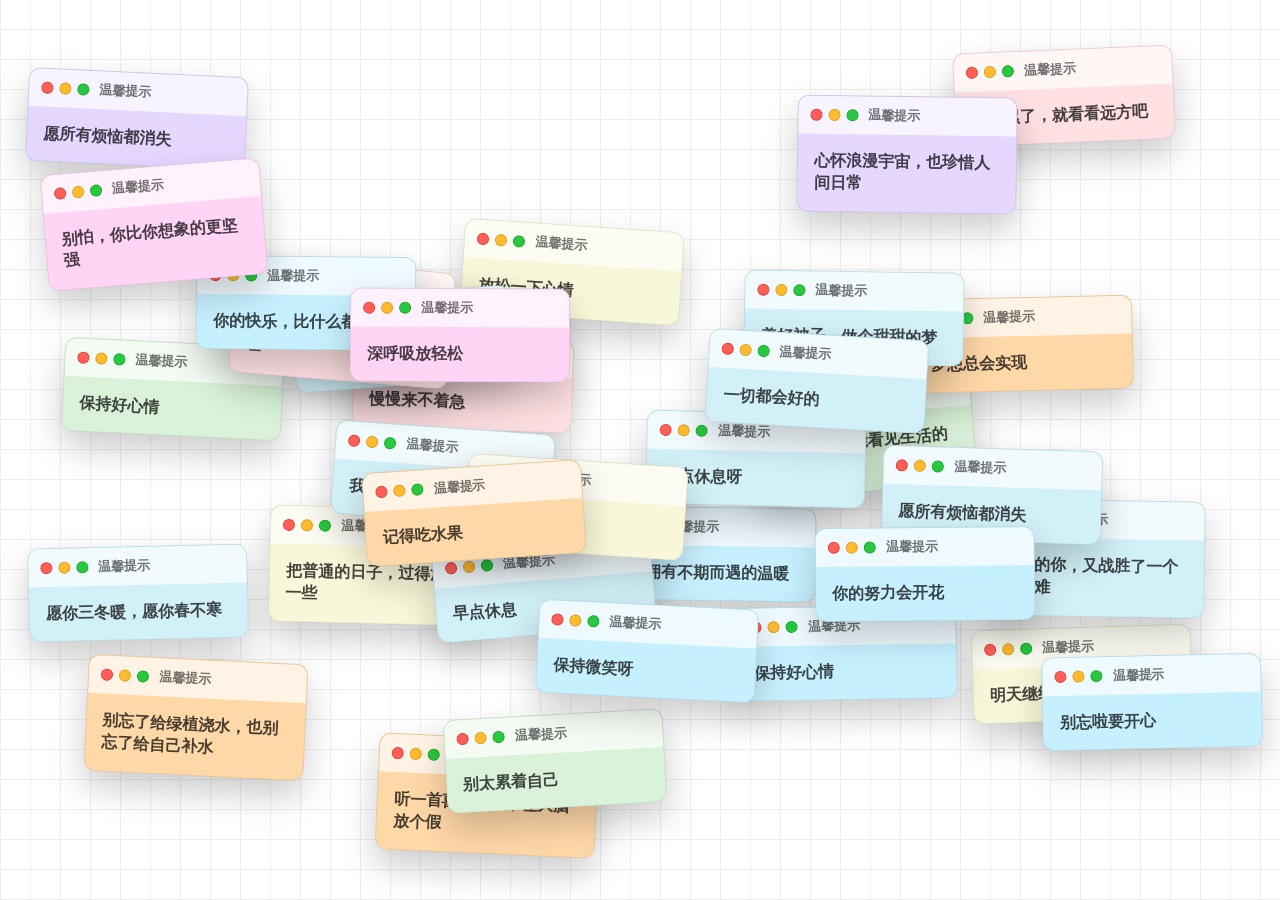
<file: pages/stickyNoteWall.html>
<!DOCTYPE html>
<html lang="zh-CN">
	<head>
		<meta charset="UTF-8" />
		<meta name="viewport" content="width=device-width, initial-scale=1.0" />
		<title>便签墙</title>
		<style>
			* {
				box-sizing: border-box;
				margin: 0;
				padding: 0;
			}

			body {
				font-family: -apple-system, BlinkMacSystemFont, 'Segoe UI', sans-serif;
				background-image: linear-gradient(0deg, #eee 1px, transparent 0),
					linear-gradient(90deg, #eee 1px, transparent 0);
				background-size: 30px 30px;
				color: #333;
				min-height: 100dvh;
				overflow: hidden;
			}

			body.is-mobile {
				overflow-y: auto;
			}

			#board {
				position: relative;
				width: 100vw;
				height: 100dvh;
				overflow: hidden;
			}

			body.is-mobile #board {
				height: auto;
				min-height: 100dvh;
			}

			.card {
				position: absolute;
				width: 220px;
				border-radius: 12px;
				box-shadow: 0 16px 35px rgba(0, 0, 0, 0.2);
				background: #fff;
				border: 1px solid rgba(0, 0, 0, 0.08);
				overflow: hidden;
				opacity: 0;
				transform-origin: center;
				transition: transform 0.35s ease, opacity 0.35s ease, left 0.35s ease,
					top 0.35s ease, width 0.35s ease, height 0.35s ease,
					border-radius 0.35s ease;
			}

			.card.dragging {
				transition: none;
				box-shadow: 0 22px 45px rgba(0, 0, 0, 0.35);
			}

			.card.maximized {
				box-shadow: 0 28px 60px rgba(0, 0, 0, 0.4);
			}

			.card-header {
				display: flex;
				align-items: center;
				justify-content: space-between;
				padding: 10px 12px;
				background: rgba(255, 255, 255, 0.7);
				cursor: grab;
				user-select: none;
				touch-action: pan-y;
			}

			.card-header.dragging {
				cursor: grabbing;
			}

			.window-controls {
				display: flex;
				align-items: center;
				gap: 6px;
			}

			.window-controls .control {
				position: relative;
				width: 12px;
				height: 12px;
				border-radius: 50%;
				border: 1px solid rgba(0, 0, 0, 0.08);
				background: #ccc;
				cursor: pointer;
				outline: none;
				padding: 0;
				display: inline-flex;
				align-items: center;
				justify-content: center;
			}

			.window-controls .control.close {
				background: #ff5f57;
				border-color: #e0443e;
			}

			.window-controls .control.minimize {
				background: #febb2e;
				border-color: #dea123;
			}

			.window-controls .control.maximize {
				background: #28c840;
				border-color: #1aab2c;
			}

			.window-controls .control::after {
				content: '';
				position: absolute;
				top: 50%;
				left: 50%;
				transform: translate(-50%, -50%);
				opacity: 0;
				transition: opacity 0.2s ease;
			}

			.card-header:hover .window-controls .control::after {
				opacity: 0.8;
			}

			.window-controls .control.close::after {
				content: '×';
				width: auto;
				height: auto;
				background: none;
				font-size: 10px;
				line-height: 1;
				font-weight: 700;
				color: rgba(0, 0, 0, 0.7);
			}

			.window-controls .control.minimize::after {
				width: 6px;
				height: 2px;
				background: rgba(0, 0, 0, 0.6);
			}

			.window-controls .control.maximize::after {
				width: 6px;
				height: 6px;
				background: linear-gradient(
					45deg,
					rgba(0, 0, 0, 0.6) 0%,
					rgba(0, 0, 0, 0.6) 45%,
					transparent 45%,
					transparent 55%,
					rgba(0, 0, 0, 0.6) 55%,
					rgba(0, 0, 0, 0.6) 100%
				);
			}

			.card-title {
				font-size: 13px;
				font-weight: 600;
				color: rgba(0, 0, 0, 0.55);
				padding-left: 10px;
				flex: 1;
			}

			.card-body {
				padding: 16px;
				font-size: 16px;
				line-height: 1.4;
				font-weight: 600;
				color: rgba(0, 0, 0, 0.72);
			}

			@media (max-width: 768px) {
				.card {
					width: 180px;
					border-radius: 10px;
				}

				.card-body {
					padding: 14px;
					font-size: 14px;
				}

				.card-title {
					font-size: 12px;
				}
			}
		</style>
	</head>
	<body>
		<div id="board"></div>

		<script>
			const board = document.getElementById('board')
			const messages = [
				'保持好心情',
				'多喝水哦',
				'今天辛苦啦',
				'早点休息',
				'记得吃水果',
				'加油，你可以的',
				'祝你顺利',
				'保持微笑呀',
				'愿所有烦恼都消失',
				'期待下一次见面',
				'梦想总会实现',
				'天气冷了，多穿衣服',
				'记得给自己放松',
				'每天都要元气满满',
				'今天也要好好爱自己',
				'适当休息一下',
                '早点休息呀',
                '记得要微笑',
                '别太累着自己',
                '今天也很棒呢',
                '要好好吃饭哦',
                '给自己点个赞',
                '放松一下心情',
                '相信你可以的',
                '一切都会好的',
                '明天继续加油',
                '记得按时吃饭',
                '别忘啦要开心',
                '深呼吸放轻松',
                '你是最独特的',
                '保持内心温暖',
                '小憩一会也好',
                '进步在于坚持',
                '今天感谢自己',
                '阳光正好呢',
                '喝杯热茶暖暖',
                '慢慢来不着急',
                '一切顺利呀',
                '简单就很美好',
                '新的一天加油',
                '记得抬头看天',
                '你的努力会开花',
                '照顾好自己呀',
                '世界因你美丽',
                '眼睛累了，就看看远方吧',
                '坐久了，记得起来活动一下',
                '按时吃饭，是对胃最大的温柔',
                '热水泡个脚，能卸下一身的疲惫',
                '听一首喜欢的歌，让大脑放个假',
                '阳光很好，出去走走吧',
                '别忘了给绿植浇水，也别忘了给自己补水',
                '深呼吸，把烦恼都呼出去',
                '盖好被子，做个甜甜的梦',
                '你的健康，是爱你的人最大的心愿',
                '你已经做得很好了',
                '慢慢来，比较快',
                '每一次努力，都在积蓄光芒',
                '别怕，你比你想象的更坚强',
                '今天的你，又战胜了一个小困难',
                '偶尔的失误，是为了下次更完美',
                '你正在成为更好的自己',
                '你的存在，本身就是一件美好的事',
                '跨过这个坎，前方是坦途',
                '我相信你',
                '奖励自己一块小蛋糕吧，今天辛苦了',
                '你的快乐，比什么都重要',
                '不想做的事，可以勇敢说“不”',
                '遵从自己的内心，过自己想要的生活',
                '你值得世界上所有美好的事物',
                '对自己温柔一点，你也是第一次做自己',
                '买一束花，取悦一下自己',
                '你的感受，值得被认真对待',
                '独处的时光，也可以是滋养的',
                '爱自己，是终身浪漫的开始',
                '愿你被这个世界温柔以待',
                '今天会有好事发生',
                '一切都会如愿以偿',
                '祝你拥有不期而遇的温暖',
                '愿你三冬暖，愿你春不寒',
                '未来的你，一定会感谢现在的自己',
                '我们都在，陪你一起',
                '明天，又是崭新的一天',
                '愿你所有等待，都不被辜负',
                '平安喜乐，万事胜意',
                '生活虽有风雨，但你是自己的彩虹',
                '把今天的烦恼打包，扔进夕阳里',
                '像孩子一样，对世界保持好奇',
                '慢下来，才能看见生活的美',
                '心怀浪漫宇宙，也珍惜人间日常',
                '今天的不开心就到此为止吧',
                '愿你眼中有光，心中有爱',
                '把普通的日子，过得浪漫一些',
                '你简单，世界就是童话',
                '万物皆有裂痕，那是光照进来的地方'
			]

			const colors = [
				'#ffe0e3',
				'#c7f0ff',
				'#ffd8a8',
				'#d9f2d9',
				'#e5d7ff',
				'#f9f7d9',
				'#d2f0f8',
				'#ffd4f5'
			]

			const cardStates = new WeakMap()
			// Reserve a very high层级给全屏卡片，避免被后续元素覆盖
			const MAXIMIZED_LAYER = 1000000
			let activeMaximizedCard = null
			let isMobile =
				window.matchMedia('(pointer: coarse)').matches ||
				window.innerWidth <= 768
			const maxCards = isMobile ? 120 : 180 // 限制 DOM 节点数量，减轻移动端压力
			const initialCardCount = isMobile ? 18 : 30
			const spawnInterval = isMobile ? 700 : 400
			let zIndexCursor = 200

			document.body.classList.toggle('is-mobile', isMobile)

			function randomFrom(array) {
				return array[Math.floor(Math.random() * array.length)]
			}

			function clamp(value, min, max) {
				return Math.min(Math.max(value, min), max)
			}

			function applyTransform(card, state) {
				const scale = state.scale ?? 1
				const translateX = state.translateX ?? 0
				const translateY = state.translateY ?? 0
				const angle = state.angle ?? 0
				card.style.transform = `translate(${translateX}px, ${translateY}px) scale(${scale}) rotate(${angle}deg)`
			}

			function bringToFront(card) {
				if (card === activeMaximizedCard) {
					card.style.zIndex = MAXIMIZED_LAYER
					return
				}

				zIndexCursor += 1
				if (activeMaximizedCard && zIndexCursor >= MAXIMIZED_LAYER) {
					zIndexCursor = MAXIMIZED_LAYER - 1
				}

				card.style.zIndex = zIndexCursor
			}

			function setupCardInteractions(card) {
				const header = card.querySelector('.card-header')
				const closeBtn = card.querySelector('.control.close')
				const minimizeBtn = card.querySelector('.control.minimize')
				const maximizeBtn = card.querySelector('.control.maximize')

				closeBtn.addEventListener('click', event => {
					event.stopPropagation()
					closeCard(card)
				})

				minimizeBtn.addEventListener('click', event => {
					event.stopPropagation()
					minimizeCard(card)
				})

				maximizeBtn.addEventListener('click', event => {
					event.stopPropagation()
					toggleMaximize(card)
				})

				header.addEventListener('pointerdown', event => {
					if (event.pointerType === 'touch') return
					startDrag(event, card)
				})

				card.addEventListener('pointerdown', () => {
					bringToFront(card)
				})

				header.addEventListener('dblclick', event => {
					if (!event.target.closest('.control')) {
						toggleMaximize(card)
					}
				})
			}

			function closeCard(card) {
				const state = cardStates.get(card)
				if (!state || state.closing) return
				if (card === activeMaximizedCard) {
					activeMaximizedCard = null
				}
				state.closing = true
				state.scale = 0.1
				card.style.opacity = '0'
				applyTransform(card, state)

				const handleTransitionEnd = event => {
					if (event.propertyName === 'opacity') {
						card.removeEventListener('transitionend', handleTransitionEnd)
						card.remove()
					}
				}

				card.addEventListener('transitionend', handleTransitionEnd)
			}

			function minimizeCard(card) {
				const state = cardStates.get(card)
				if (!state || state.closing) return

				// 最小化动画：缩小并淡出到底部，结束时移除节点释放内存
				const runMinimize = () => {
					state.closing = true
					bringToFront(card)
					const bottom = Math.max(window.innerHeight - 24, 0)
					const targetLeft = clamp(
						state.left,
						16,
						Math.max(window.innerWidth - card.offsetWidth - 16, 16)
					)

					state.left = targetLeft
					state.top = bottom
					state.scale = 0.1
					state.angle = 0
					card.style.left = `${targetLeft}px`
					card.style.top = `${bottom}px`
					card.style.opacity = '0.35'
					applyTransform(card, state)

					const handleTransitionEnd = event => {
						if (event.propertyName === 'transform') {
							card.removeEventListener('transitionend', handleTransitionEnd)
							card.remove()
						}
					}

					card.addEventListener('transitionend', handleTransitionEnd)
				}

				if (state.maximized) {
					activeMaximizedCard = null
					state.maximized = false
					card.classList.remove('maximized')
					card.style.borderRadius = '12px'
					state.left = 0
					state.top = 0
					state.scale = 1
					state.angle = 0
					applyTransform(card, state)

					requestAnimationFrame(() => {
						requestAnimationFrame(runMinimize)
					})
					return
				}

				runMinimize()
			}

			function toggleMaximize(card) {
				const state = cardStates.get(card)
				if (!state || state.closing) return

				if (state.maximized) {
					restoreFromMaximize(card, state)
				} else {
					maximizeCard(card, state)
				}
			}

			function maximizeCard(card, state) {
				state.beforeMaximize = {
					left: state.left,
					top: state.top,
					scale: state.scale ?? 1,
					width: card.offsetWidth,
					height: card.offsetHeight,
					angle: state.angle ?? 0
				}

				card.classList.add('maximized')
				card.style.left = '0px'
				card.style.top = '0px'
				card.style.width = `${window.innerWidth}px`
				card.style.height = `${window.innerHeight}px`
				card.style.borderRadius = '0'

				state.left = 0
				state.top = 0
				state.scale = 1
				state.angle = 0
				applyTransform(card, state)
				activeMaximizedCard = card
				bringToFront(card)
				state.maximized = true
			}

			function restoreFromMaximize(card, state) {
				const previous = state.beforeMaximize
				if (!previous) return

				card.classList.remove('maximized')
				card.style.left = `${previous.left}px`
				card.style.top = `${previous.top}px`
				card.style.width = `${previous.width}px`
				card.style.height = `${previous.height}px`
				card.style.borderRadius = '12px'

				state.left = previous.left
				state.top = previous.top
				state.scale = previous.scale ?? 1
				state.angle = previous.angle ?? state.angle ?? 0
				applyTransform(card, state)
				state.maximized = false
				if (activeMaximizedCard === card) {
					activeMaximizedCard = null
				}
				bringToFront(card)
				state.lastPosition = { left: state.left, top: state.top }

				setTimeout(() => {
					if (!state.maximized) {
						card.style.width = ''
						card.style.height = ''
						state.width = card.offsetWidth
						state.height = card.offsetHeight
					}
				}, 360)
			}

			function startDrag(event, card) {
				const control = event.target.closest('.control')
				if (control) return

				const state = cardStates.get(card)
				if (!state || state.closing || state.maximized) return

				// 鼠标拖拽使用 rAF 节流，避免频繁触发布局计算
				event.preventDefault()
				bringToFront(card)

				const header = card.querySelector('.card-header')
				card.classList.add('dragging')
				header.classList.add('dragging')

				state.dragging = true
				state.dragOffsetX = event.clientX - state.left
				state.dragOffsetY = event.clientY - state.top

				let dragFrame = null
				let pendingLeft = state.left
				let pendingTop = state.top

				const commitDrag = () => {
					dragFrame = null
					const maxLeft = Math.max(window.innerWidth - card.offsetWidth, 0)
					const maxTop = Math.max(window.innerHeight - card.offsetHeight, 0)
					state.left = clamp(pendingLeft, -card.offsetWidth * 0.4, maxLeft)
					state.top = clamp(pendingTop, -card.offsetHeight * 0.4, maxTop)
					card.style.left = `${state.left}px`
					card.style.top = `${state.top}px`
				}

				const handlePointerMove = moveEvent => {
					if (!state.dragging) return

					pendingLeft = moveEvent.clientX - state.dragOffsetX
					pendingTop = moveEvent.clientY - state.dragOffsetY
					if (dragFrame === null) {
						dragFrame = requestAnimationFrame(commitDrag)
					}
				}

				const handlePointerUp = () => {
					state.dragging = false
					state.lastPosition = { left: state.left, top: state.top }
					card.classList.remove('dragging')
					header.classList.remove('dragging')
					if (dragFrame !== null) {
						cancelAnimationFrame(dragFrame)
						commitDrag()
					}
					document.removeEventListener('pointermove', handlePointerMove)
					document.removeEventListener('pointerup', handlePointerUp)
				}

				document.addEventListener('pointermove', handlePointerMove)
				document.addEventListener('pointerup', handlePointerUp)
			}

			function createCard() {
				const card = document.createElement('div')
				card.className = 'card'

				const color = randomFrom(colors)
				const angleRange = isMobile ? 6 : 10
				const angle = (Math.random() - 0.5) * angleRange
				const cardWidth = isMobile ? 180 : 220
				const cardHeight = isMobile ? 130 : 140
				const horizontalMargin = isMobile ? 12 : 16
				const verticalMargin = isMobile ? 12 : 20
				const left =
					horizontalMargin +
					Math.random() *
						Math.max(window.innerWidth - cardWidth - horizontalMargin * 2, 0)
				const top =
					verticalMargin +
					Math.random() *
						Math.max(window.innerHeight - cardHeight - verticalMargin * 2, 0)

				card.style.background = color
				card.style.left = `${left}px`
				card.style.top = `${top}px`
				if (activeMaximizedCard && zIndexCursor >= MAXIMIZED_LAYER - 2) {
					zIndexCursor = MAXIMIZED_LAYER - 2
				}
				card.style.zIndex = ++zIndexCursor

				card.innerHTML = `
					<div class="card-header">
						<div class="window-controls">
							<button class="control close" type="button" aria-label="关闭"></button>
							<button class="control minimize" type="button" aria-label="最小化"></button>
							<button class="control maximize" type="button" aria-label="最大化"></button>
						</div>
						<div class="card-title">温馨提示</div>
					</div>
					<div class="card-body">${randomFrom(messages)}</div>
				`

				const state = {
					angle,
					scale: isMobile ? 0.85 : 0.7,
					translateX: 0,
					translateY: 0,
					left,
					top,
					maximized: false,
					closing: false,
					lastPosition: { left, top }
				}

				cardStates.set(card, state)
				applyTransform(card, state)
				board.appendChild(card)

				state.width = card.offsetWidth
				state.height = card.offsetHeight

				requestAnimationFrame(() => {
					state.scale = 1
					applyTransform(card, state)
					card.style.opacity = '1'
				})

				setupCardInteractions(card)

				if (board.children.length > maxCards) {
					const oldest = board.firstElementChild
					if (oldest && oldest !== card) {
						oldest.remove()
					}
				}
			}

			for (let i = 0; i < initialCardCount; i++) {
				setTimeout(createCard, i * (isMobile ? 60 : 40))
			}

			setInterval(() => {
				createCard()
			}, spawnInterval)

			window.addEventListener('resize', () => {
				isMobile =
					window.matchMedia('(pointer: coarse)').matches ||
					window.innerWidth <= 768
				// 视口变化时重新切换移动端模式，并同步全屏卡片的宽高
				document.body.classList.toggle('is-mobile', isMobile)

				document.querySelectorAll('.card.maximized').forEach(card => {
					card.style.width = `${window.innerWidth}px`
					card.style.height = `${window.innerHeight}px`
				})
			})
		</script>
	</body>
</html>
</file>
